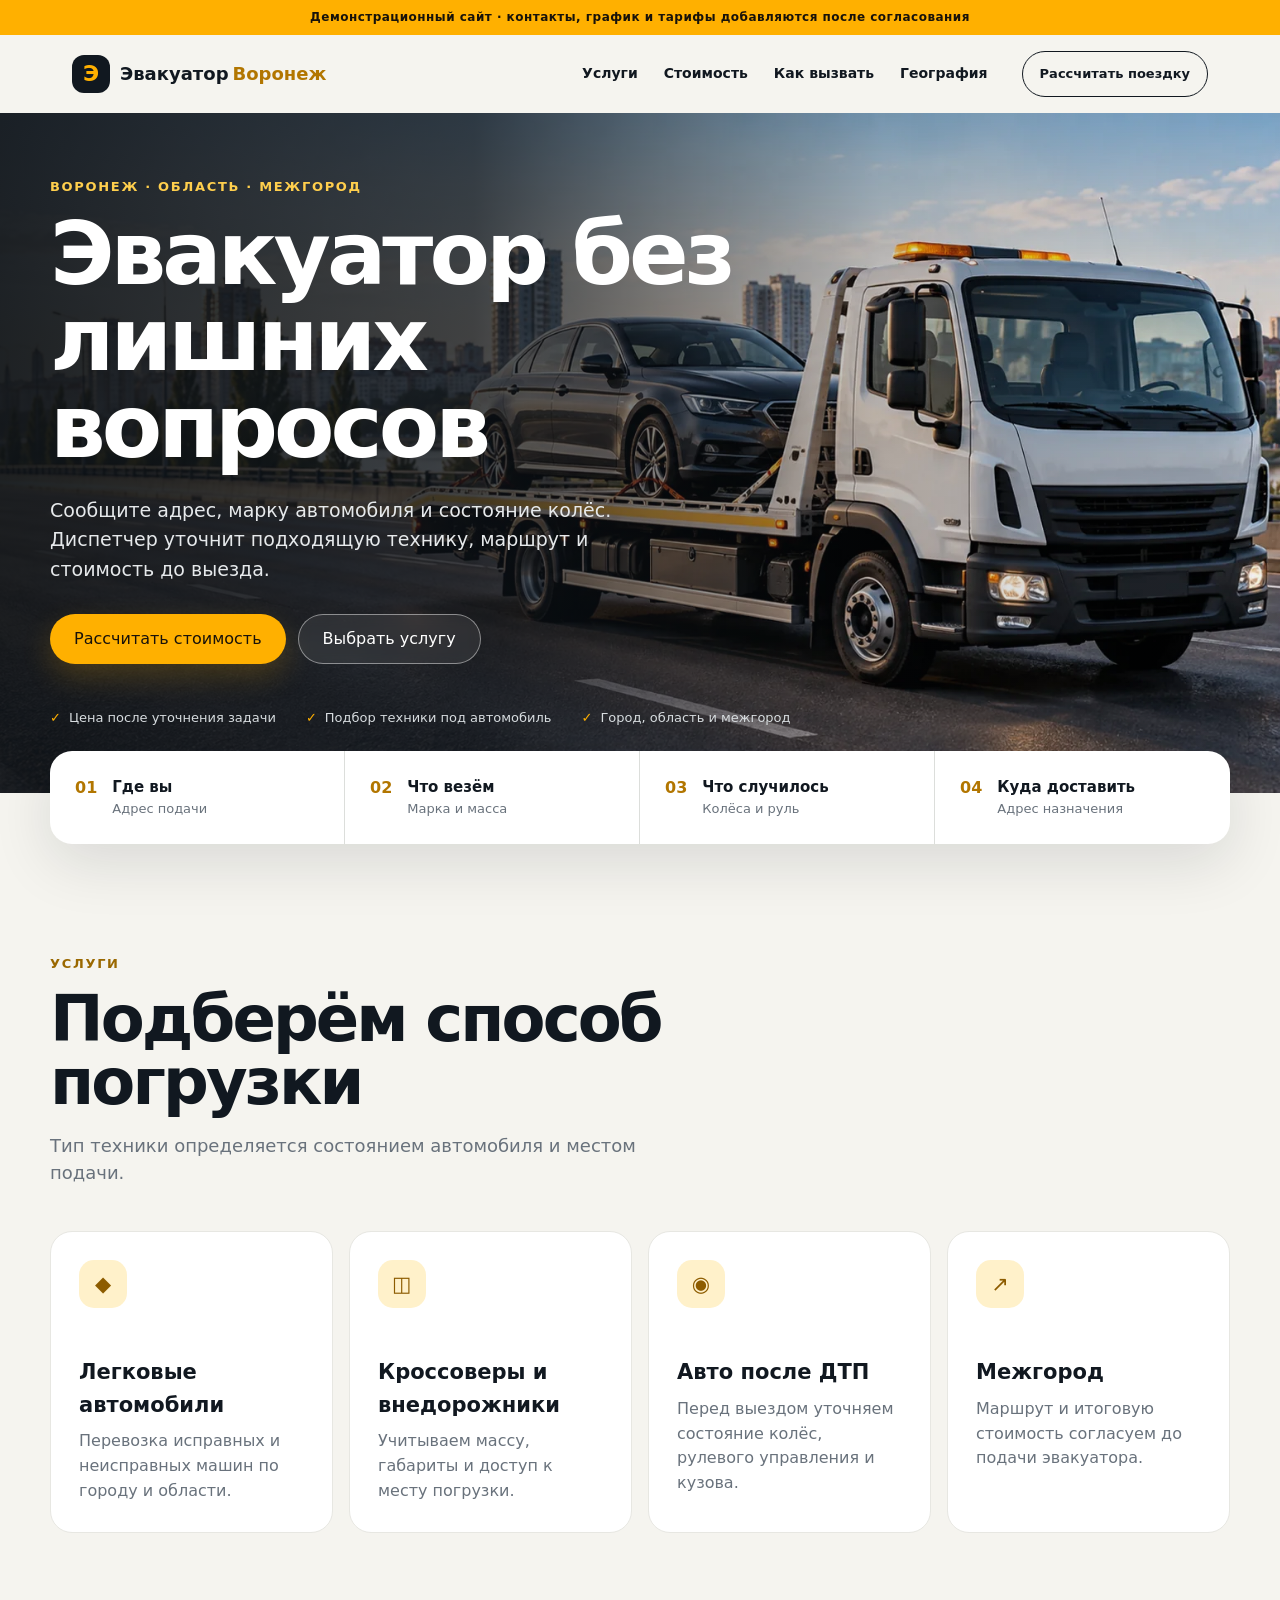
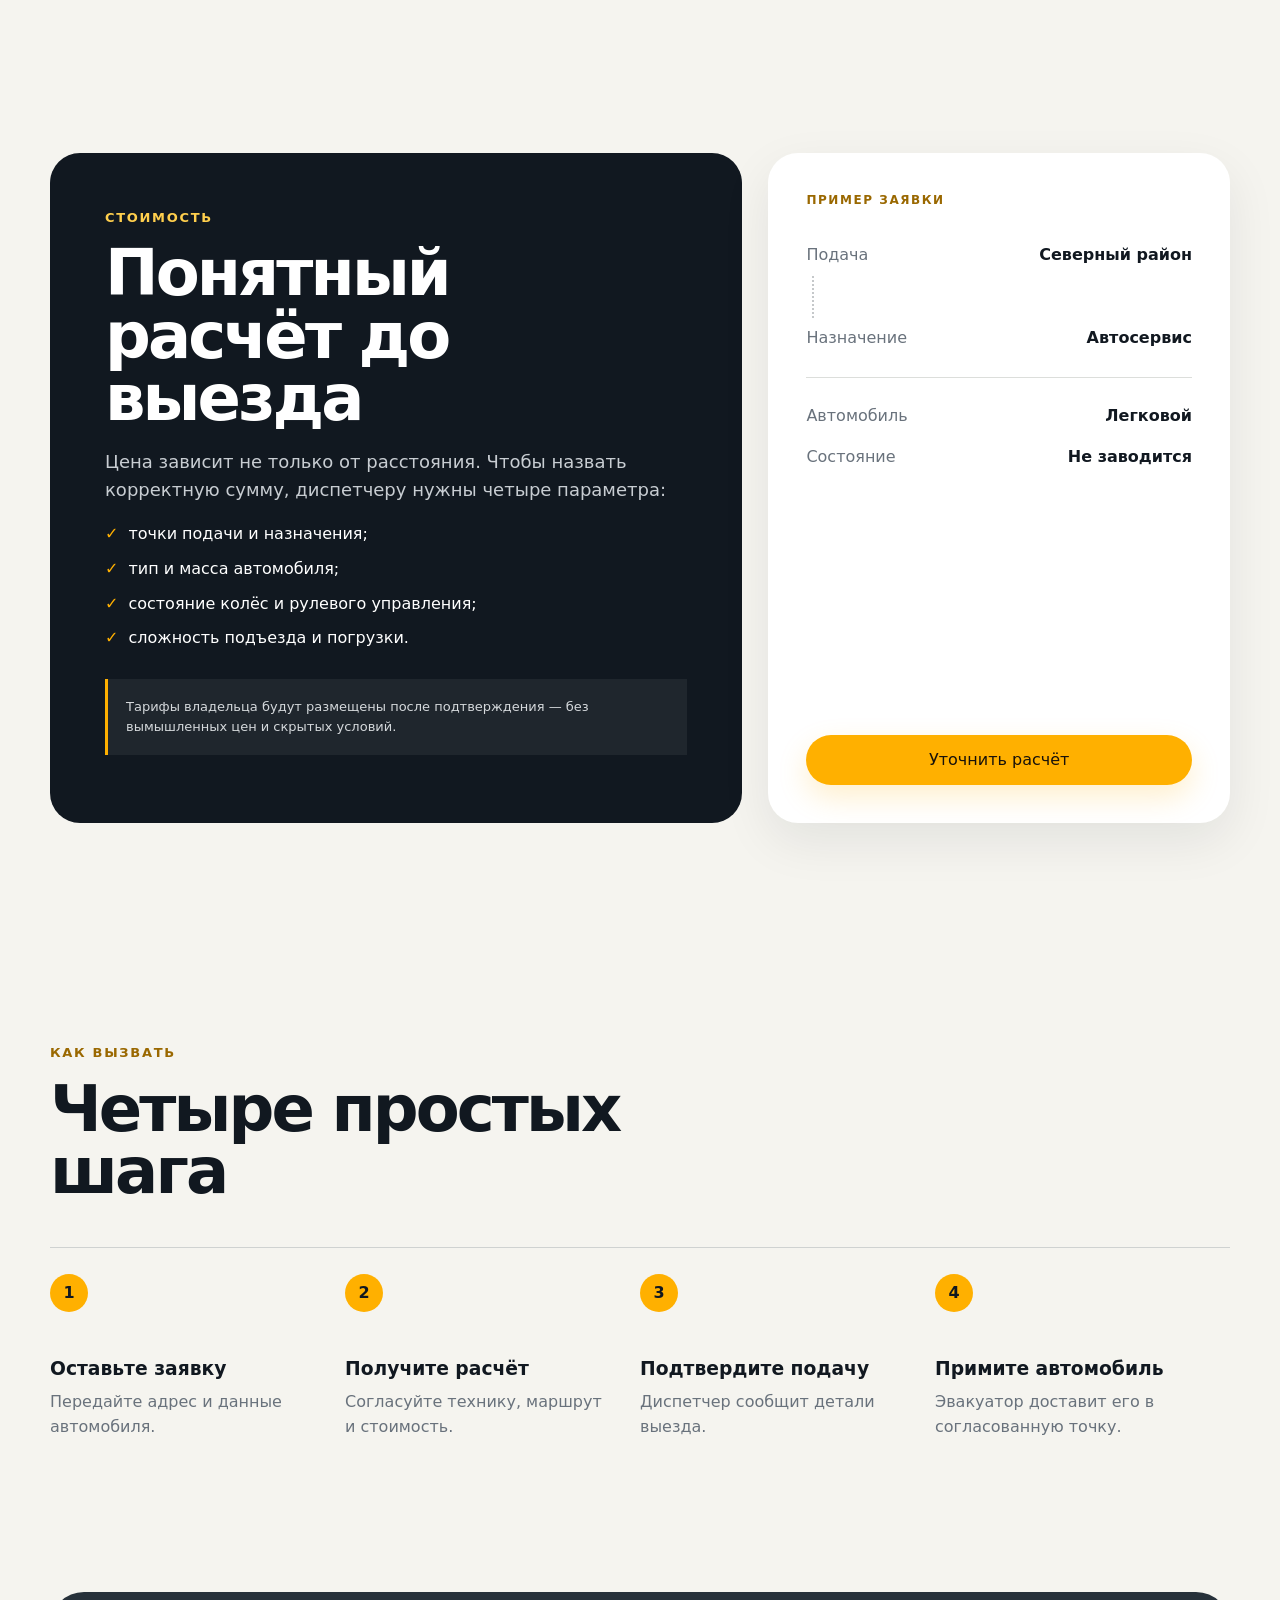
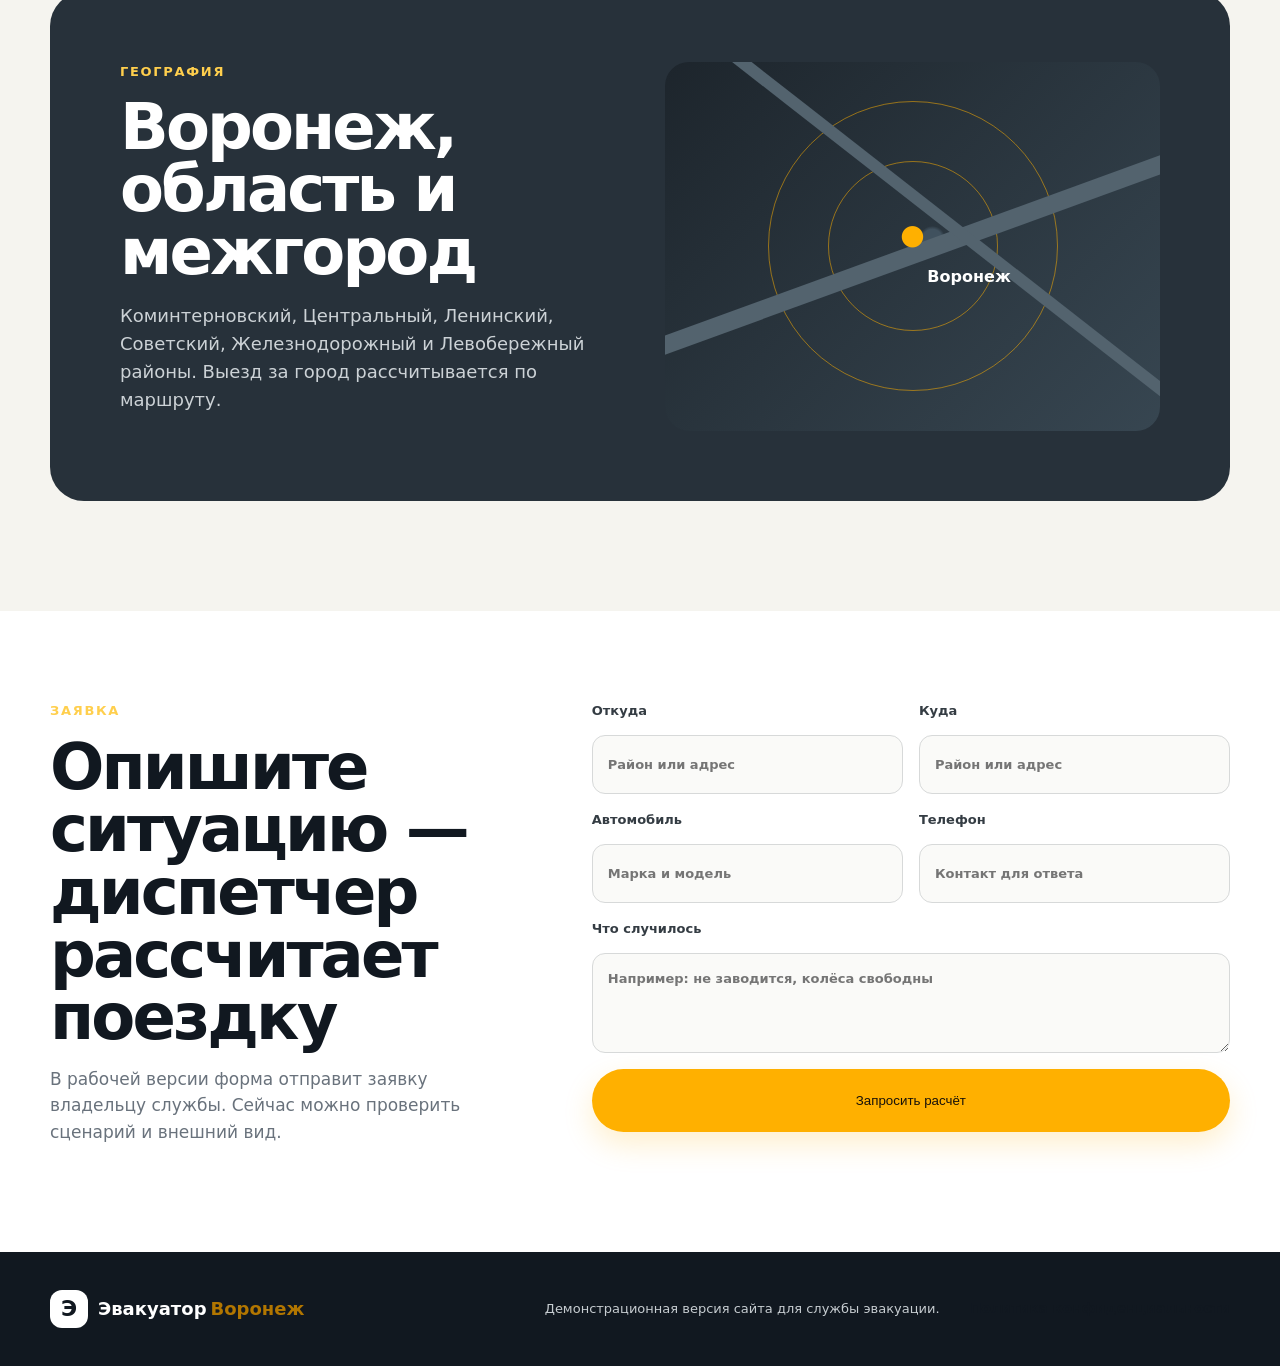
<file: index.html>
<!doctype html>
<html lang="ru">
<head>
  <meta charset="utf-8">
  <meta name="viewport" content="width=device-width, initial-scale=1">
  <meta name="description" content="Демонстрационный сайт службы эвакуации автомобилей в Воронеже и области.">
  <title>Эвакуатор в Воронеже — демонстрационный сайт</title>
  <link rel="preload" href="hero.webp" as="image" type="image/webp">
  <link rel="stylesheet" href="styles.css">
</head>
<body>
  <div class="demo-bar">Демонстрационный сайт · контакты, график и тарифы добавляются после согласования</div>
  <header class="site-header">
    <a class="brand" href="#top" aria-label="На главную"><span class="brand-mark">Э</span><span>Эвакуатор<span class="accent">Воронеж</span></span></a>
    <nav aria-label="Основная навигация">
      <a href="#services">Услуги</a><a href="#price">Стоимость</a><a href="#steps">Как вызвать</a><a href="#zones">География</a>
    </nav>
    <a class="header-cta" href="#request">Рассчитать поездку</a>
  </header>

  <main id="top">
    <section class="hero">
      <div class="hero-media" role="img" aria-label="Эвакуатор перевозит легковой автомобиль по городу"></div>
      <div class="hero-shade"></div>
      <div class="hero-content">
        <p class="eyebrow">Воронеж · область · межгород</p>
        <h1>Эвакуатор без лишних вопросов</h1>
        <p class="hero-copy">Сообщите адрес, марку автомобиля и состояние колёс. Диспетчер уточнит подходящую технику, маршрут и стоимость до выезда.</p>
        <div class="hero-actions">
          <a class="button button-primary" href="#request">Рассчитать стоимость</a>
          <a class="button button-ghost" href="#services">Выбрать услугу</a>
        </div>
        <ul class="hero-points" aria-label="Основные преимущества">
          <li>Цена после уточнения задачи</li><li>Подбор техники под автомобиль</li><li>Город, область и межгород</li>
        </ul>
      </div>
    </section>

    <section class="quick" aria-label="Что сообщить диспетчеру">
      <div><b>01</b><span><strong>Где вы</strong>Адрес подачи</span></div>
      <div><b>02</b><span><strong>Что везём</strong>Марка и масса</span></div>
      <div><b>03</b><span><strong>Что случилось</strong>Колёса и руль</span></div>
      <div><b>04</b><span><strong>Куда доставить</strong>Адрес назначения</span></div>
    </section>

    <section class="section" id="services">
      <div class="section-heading"><p class="eyebrow dark">Услуги</p><h2>Подберём способ погрузки</h2><p>Тип техники определяется состоянием автомобиля и местом подачи.</p></div>
      <div class="cards">
        <article class="card"><span class="icon">◆</span><h3>Легковые автомобили</h3><p>Перевозка исправных и неисправных машин по городу и области.</p></article>
        <article class="card"><span class="icon">◫</span><h3>Кроссоверы и внедорожники</h3><p>Учитываем массу, габариты и доступ к месту погрузки.</p></article>
        <article class="card"><span class="icon">◉</span><h3>Авто после ДТП</h3><p>Перед выездом уточняем состояние колёс, рулевого управления и кузова.</p></article>
        <article class="card"><span class="icon">↗</span><h3>Межгород</h3><p>Маршрут и итоговую стоимость согласуем до подачи эвакуатора.</p></article>
      </div>
    </section>

    <section class="section split" id="price">
      <div class="price-panel">
        <p class="eyebrow">Стоимость</p><h2>Понятный расчёт до выезда</h2>
        <p>Цена зависит не только от расстояния. Чтобы назвать корректную сумму, диспетчеру нужны четыре параметра:</p>
        <ul class="check-list"><li>точки подачи и назначения;</li><li>тип и масса автомобиля;</li><li>состояние колёс и рулевого управления;</li><li>сложность подъезда и погрузки.</li></ul>
        <p class="note">Тарифы владельца будут размещены после подтверждения — без вымышленных цен и скрытых условий.</p>
      </div>
      <div class="route-card">
        <p class="route-label">Пример заявки</p>
        <div class="route-row"><span>Подача</span><b>Северный район</b></div>
        <div class="route-line"><i></i></div>
        <div class="route-row"><span>Назначение</span><b>Автосервис</b></div>
        <hr>
        <div class="route-row"><span>Автомобиль</span><b>Легковой</b></div>
        <div class="route-row"><span>Состояние</span><b>Не заводится</b></div>
        <a class="button button-primary full" href="#request">Уточнить расчёт</a>
      </div>
    </section>

    <section class="section" id="steps">
      <div class="section-heading"><p class="eyebrow dark">Как вызвать</p><h2>Четыре простых шага</h2></div>
      <ol class="steps"><li><span>1</span><h3>Оставьте заявку</h3><p>Передайте адрес и данные автомобиля.</p></li><li><span>2</span><h3>Получите расчёт</h3><p>Согласуйте технику, маршрут и стоимость.</p></li><li><span>3</span><h3>Подтвердите подачу</h3><p>Диспетчер сообщит детали выезда.</p></li><li><span>4</span><h3>Примите автомобиль</h3><p>Эвакуатор доставит его в согласованную точку.</p></li></ol>
    </section>

    <section class="section zones" id="zones">
      <div><p class="eyebrow">География</p><h2>Воронеж, область и межгород</h2><p>Коминтерновский, Центральный, Ленинский, Советский, Железнодорожный и Левобережный районы. Выезд за город рассчитывается по маршруту.</p></div>
      <div class="map-art" aria-hidden="true"><span class="ring r1"></span><span class="ring r2"></span><span class="road road-a"></span><span class="road road-b"></span><b class="pin">●</b><em>Воронеж</em></div>
    </section>

    <section class="request" id="request">
      <div><p class="eyebrow">Заявка</p><h2>Опишите ситуацию — диспетчер рассчитает поездку</h2><p>В рабочей версии форма отправит заявку владельцу службы. Сейчас можно проверить сценарий и внешний вид.</p></div>
      <form id="demo-form">
        <label>Откуда<input name="from" placeholder="Район или адрес" required></label>
        <label>Куда<input name="to" placeholder="Район или адрес" required></label>
        <label>Автомобиль<input name="car" placeholder="Марка и модель" required></label>
        <label>Телефон<input name="phone" type="tel" placeholder="Контакт для ответа" required></label>
        <label class="wide">Что случилось<textarea name="details" rows="3" placeholder="Например: не заводится, колёса свободны"></textarea></label>
        <button class="button button-primary wide" type="submit">Запросить расчёт</button>
        <p class="form-status wide" id="form-status" role="status"></p>
      </form>
    </section>
  </main>

  <footer><a class="brand footer-brand" href="#top"><span class="brand-mark">Э</span><span>Эвакуатор<span class="accent">Воронеж</span></span></a><p>Демонстрационная версия сайта для службы эвакуации.</p><a href="privacy.html">Политика конфиденциальности</a></footer>
  <a class="mobile-cta" href="#request">Рассчитать поездку</a>
  <script src="script.js"></script>
</body>
</html>
</file>
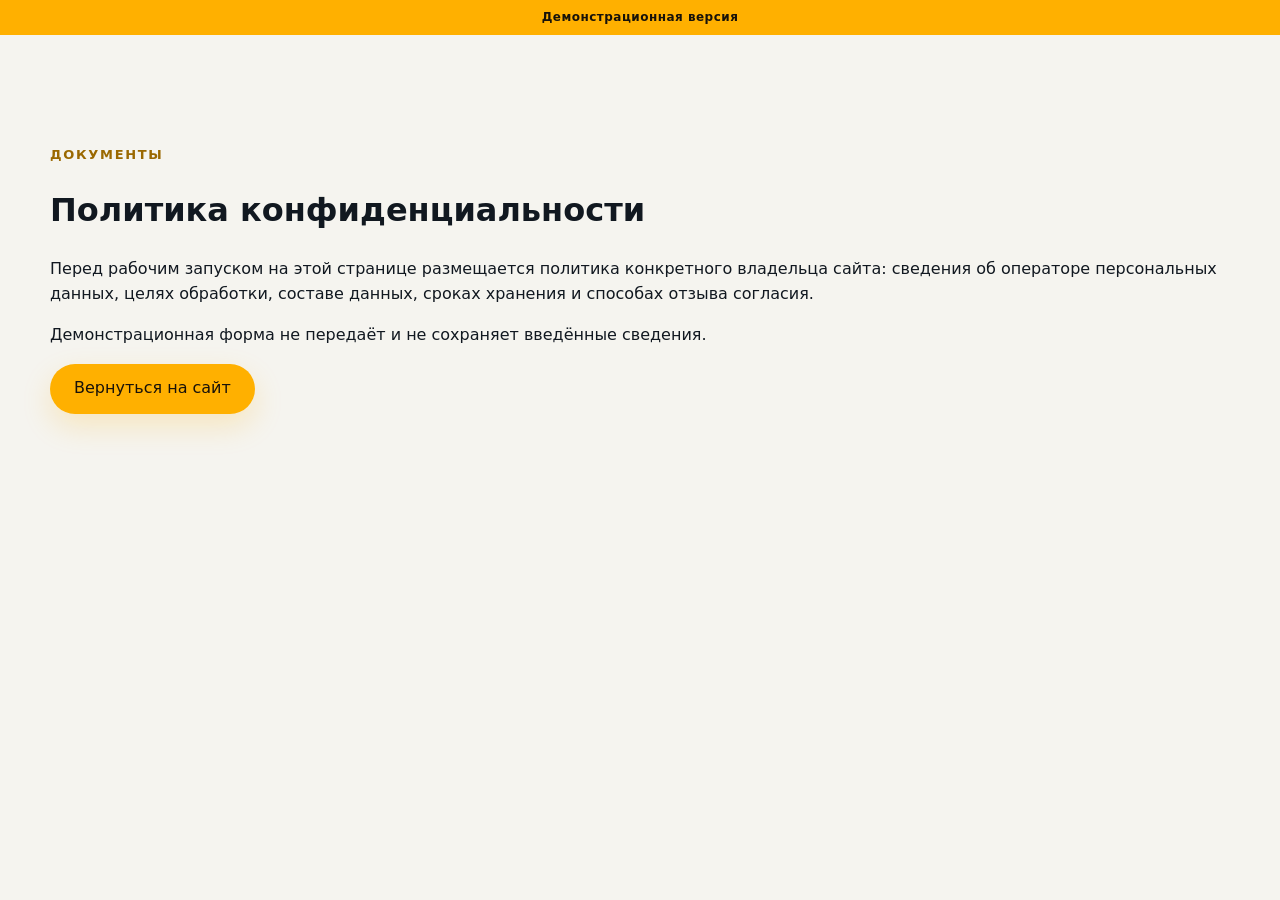
<file: privacy.html>
<!doctype html><html lang="ru"><head><meta charset="utf-8"><meta name="viewport" content="width=device-width,initial-scale=1"><title>Политика конфиденциальности — демо</title><link rel="stylesheet" href="styles.css"></head><body><div class="demo-bar">Демонстрационная версия</div><main class="section"><p class="eyebrow dark">Документы</p><h1>Политика конфиденциальности</h1><p>Перед рабочим запуском на этой странице размещается политика конкретного владельца сайта: сведения об операторе персональных данных, целях обработки, составе данных, сроках хранения и способах отзыва согласия.</p><p>Демонстрационная форма не передаёт и не сохраняет введённые сведения.</p><p><a class="button button-primary" href="index.html">Вернуться на сайт</a></p></main></body></html>
</file>
<file: styles.css>
:root{--ink:#111820;--muted:#69727c;--paper:#f5f4ef;--white:#fff;--amber:#ffb000;--amber2:#ffcf4d;--line:#dcdedb;--radius:22px;--max:1180px}*{box-sizing:border-box}html{scroll-behavior:smooth}body{margin:0;color:var(--ink);font-family:Inter,ui-sans-serif,system-ui,-apple-system,"Segoe UI",sans-serif;background:var(--paper);line-height:1.55}.demo-bar{padding:8px 20px;text-align:center;background:var(--amber);color:#17120a;font-size:12px;font-weight:800;letter-spacing:.04em}.site-header{height:78px;max-width:var(--max);margin:auto;padding:0 22px;display:flex;align-items:center;gap:34px}.brand{display:flex;align-items:center;gap:10px;color:var(--ink);text-decoration:none;font-weight:900;font-size:18px}.brand-mark{display:grid;place-items:center;width:38px;height:38px;border-radius:12px;background:var(--ink);color:var(--amber);font-size:22px}.accent{color:#b27600;margin-left:4px}.site-header nav{display:flex;gap:26px;margin-left:auto}.site-header nav a,footer a{color:var(--ink);text-decoration:none;font-weight:650;font-size:14px}.header-cta{padding:12px 17px;border:1px solid var(--ink);border-radius:999px;color:var(--ink);text-decoration:none;font-weight:800;font-size:13px}.hero{position:relative;min-height:680px;display:flex;align-items:center;overflow:hidden;background:#24303a}.hero-media{position:absolute;inset:0;background:url('hero.webp') center/cover no-repeat}.hero-shade{position:absolute;inset:0;background:linear-gradient(90deg,rgba(11,17,23,.92) 0%,rgba(11,17,23,.77) 37%,rgba(11,17,23,.18) 69%,rgba(11,17,23,.04) 100%)}.hero-content{position:relative;width:min(var(--max),calc(100% - 44px));margin:auto;color:#fff}.eyebrow{margin:0 0 14px;color:var(--amber2);font-size:13px;font-weight:900;letter-spacing:.13em;text-transform:uppercase}.eyebrow.dark{color:#9a6800}.hero h1,.section h2,.request h2{margin:0;line-height:.98;letter-spacing:-.045em}.hero h1{max-width:700px;font-size:clamp(48px,7vw,88px)}.hero-copy{max-width:590px;margin:26px 0 30px;color:#e6e9eb;font-size:19px}.hero-actions{display:flex;gap:12px;flex-wrap:wrap}.button{display:inline-flex;justify-content:center;align-items:center;min-height:50px;padding:0 24px;border:0;border-radius:999px;text-decoration:none;font:800 14px/1 inherit;cursor:pointer}.button-primary{background:var(--amber);color:#18120a;box-shadow:0 12px 30px rgba(255,176,0,.2)}.button-primary:hover{background:var(--amber2)}.button-ghost{border:1px solid rgba(255,255,255,.45);color:#fff;background:rgba(255,255,255,.08);backdrop-filter:blur(6px)}.hero-points{display:flex;gap:30px;flex-wrap:wrap;margin:44px 0 0;padding:0;list-style:none;color:#d8dde0;font-size:13px}.hero-points li:before{content:"✓";margin-right:8px;color:var(--amber);font-weight:900}.quick{width:min(var(--max),calc(100% - 44px));margin:-42px auto 0;position:relative;display:grid;grid-template-columns:repeat(4,1fr);background:#fff;border-radius:var(--radius);box-shadow:0 18px 60px rgba(16,24,32,.12);overflow:hidden}.quick>div{display:flex;gap:15px;padding:25px;border-right:1px solid var(--line)}.quick>div:last-child{border:0}.quick b{color:#b27600}.quick span{display:flex;flex-direction:column;color:var(--muted);font-size:13px}.quick strong{color:var(--ink);font-size:15px}.section{width:min(var(--max),calc(100% - 44px));margin:0 auto;padding:110px 0}.section-heading{max-width:650px;margin-bottom:44px}.section h2,.request h2{font-size:clamp(38px,5vw,64px)}.section-heading>p:last-child{color:var(--muted);font-size:18px}.cards{display:grid;grid-template-columns:repeat(4,1fr);gap:16px}.card{min-height:270px;padding:28px;background:#fff;border:1px solid #e7e7e2;border-radius:var(--radius);transition:.25s}.card:hover{transform:translateY(-5px);box-shadow:0 20px 45px rgba(17,24,32,.08)}.card .icon{display:grid;place-items:center;width:48px;height:48px;border-radius:15px;background:#fff1ca;color:#8d5c00;font-size:21px}.card h3{margin:48px 0 8px;font-size:21px}.card p{margin:0;color:var(--muted)}.split{display:grid;grid-template-columns:1.2fr .8fr;gap:26px;align-items:stretch}.price-panel{padding:55px;background:var(--ink);color:#fff;border-radius:30px}.price-panel h2{max-width:640px}.price-panel>p:not(.eyebrow):not(.note){color:#c8cdd2;font-size:18px}.check-list{display:grid;gap:10px;padding:0;list-style:none}.check-list li:before{content:"✓";color:var(--amber);font-weight:900;margin-right:10px}.note{margin-top:28px;padding:18px;border-left:3px solid var(--amber);background:rgba(255,255,255,.06);color:#d5d9dc;font-size:13px}.route-card{display:flex;flex-direction:column;padding:38px;background:#fff;border-radius:30px;box-shadow:0 18px 50px rgba(17,24,32,.08)}.route-label{margin:0 0 26px;color:#9a6800;text-transform:uppercase;font-size:12px;font-weight:900;letter-spacing:.13em}.route-row{display:flex;justify-content:space-between;gap:20px;padding:8px 0}.route-row span{color:var(--muted)}.route-line{height:42px;margin-left:6px;border-left:2px dotted #c5c8ca}.route-card hr{width:100%;margin:18px 0;border:0;border-top:1px solid var(--line)}.full{width:100%;margin-top:auto}.steps{display:grid;grid-template-columns:repeat(4,1fr);gap:0;padding:0;list-style:none}.steps li{padding:26px 26px 26px 0;border-top:1px solid #cfd2d1}.steps span{display:grid;place-items:center;width:38px;height:38px;border-radius:50%;background:var(--amber);font-weight:900}.steps h3{margin:42px 0 7px}.steps p{margin:0;color:var(--muted)}.zones{padding:70px;display:grid;grid-template-columns:1fr 1fr;gap:50px;background:#27313a;color:#fff;border-radius:34px}.zones>div:first-child{align-self:center}.zones>div:first-child p:last-child{color:#ccd2d6;font-size:18px}.map-art{position:relative;min-height:350px;border-radius:24px;overflow:hidden;background:radial-gradient(circle at 54% 48%,#40515e 0 3%,transparent 4%),linear-gradient(135deg,#1d252c,#374651)}.ring{position:absolute;border:1px solid rgba(255,176,0,.52);border-radius:50%;left:50%;top:50%;transform:translate(-50%,-50%)}.r1{width:170px;height:170px}.r2{width:290px;height:290px}.road{position:absolute;width:160%;height:18px;background:#53636e;left:-20%;top:45%;transform:rotate(-20deg)}.road-b{transform:rotate(38deg);height:12px}.pin{position:absolute;left:50%;top:47%;color:var(--amber);font-size:28px;transform:translate(-50%,-50%)}.map-art em{position:absolute;left:53%;top:55%;font-style:normal;font-weight:900}.request{margin-top:110px;padding:90px max(22px,calc((100vw - var(--max))/2));display:grid;grid-template-columns:.85fr 1.15fr;gap:70px;background:#fff}.request>div>p:last-child{color:var(--muted);font-size:17px}.request form{display:grid;grid-template-columns:1fr 1fr;gap:16px}.request label{display:grid;gap:7px;color:#343c43;font-size:13px;font-weight:800}.request input,.request textarea{width:100%;padding:15px;border:1px solid #d7d9d9;border-radius:13px;background:#fafaf8;font:inherit}.request input:focus,.request textarea:focus{outline:2px solid #ffca42;border-color:transparent}.wide{grid-column:1/-1}.form-status{margin:0;color:#795000;font-weight:700;font-size:13px}footer{display:flex;align-items:center;gap:30px;padding:34px max(22px,calc((100vw - var(--max))/2));background:#111820;color:#c7cdd1;font-size:13px}.footer-brand{color:#fff;margin-right:auto}.footer-brand .brand-mark{background:#fff;color:#111820}.mobile-cta{display:none} @media(max-width:900px){.site-header nav{display:none}.site-header{height:68px}.header-cta{margin-left:auto}.hero{min-height:650px}.hero-media{background-position:64% center}.hero-shade{background:linear-gradient(90deg,rgba(11,17,23,.94),rgba(11,17,23,.66))}.quick{grid-template-columns:1fr 1fr}.quick>div:nth-child(2){border-right:0}.cards,.steps{grid-template-columns:1fr 1fr}.split,.zones,.request{grid-template-columns:1fr}.zones{padding:45px}.request{gap:38px}.route-card{min-height:450px}}@media(max-width:600px){body{padding-bottom:68px}.demo-bar{font-size:10px}.brand{font-size:15px}.header-cta{display:none}.hero{min-height:690px}.hero-content{width:calc(100% - 36px)}.hero h1{font-size:52px}.hero-copy{font-size:16px}.hero-actions .button{width:100%}.hero-points{display:grid;gap:8px}.quick{grid-template-columns:1fr;margin-top:-24px}.quick>div{border-right:0;border-bottom:1px solid var(--line);padding:17px 20px}.section{width:calc(100% - 36px);padding:82px 0}.cards,.steps{grid-template-columns:1fr}.card{min-height:225px}.card h3{margin-top:32px}.price-panel{padding:34px 25px}.zones{padding:34px 25px}.map-art{min-height:260px}.request{margin-top:80px;padding:70px 18px}.request form{grid-template-columns:1fr}.request form>*{grid-column:1}.request h2,.section h2{font-size:40px}footer{align-items:flex-start;flex-direction:column;padding:34px 20px}.mobile-cta{display:flex;position:fixed;z-index:20;left:12px;right:12px;bottom:10px;min-height:52px;align-items:center;justify-content:center;border-radius:999px;background:var(--amber);color:#17120a;text-decoration:none;font-weight:900;box-shadow:0 10px 32px rgba(0,0,0,.26)}}
</file>
